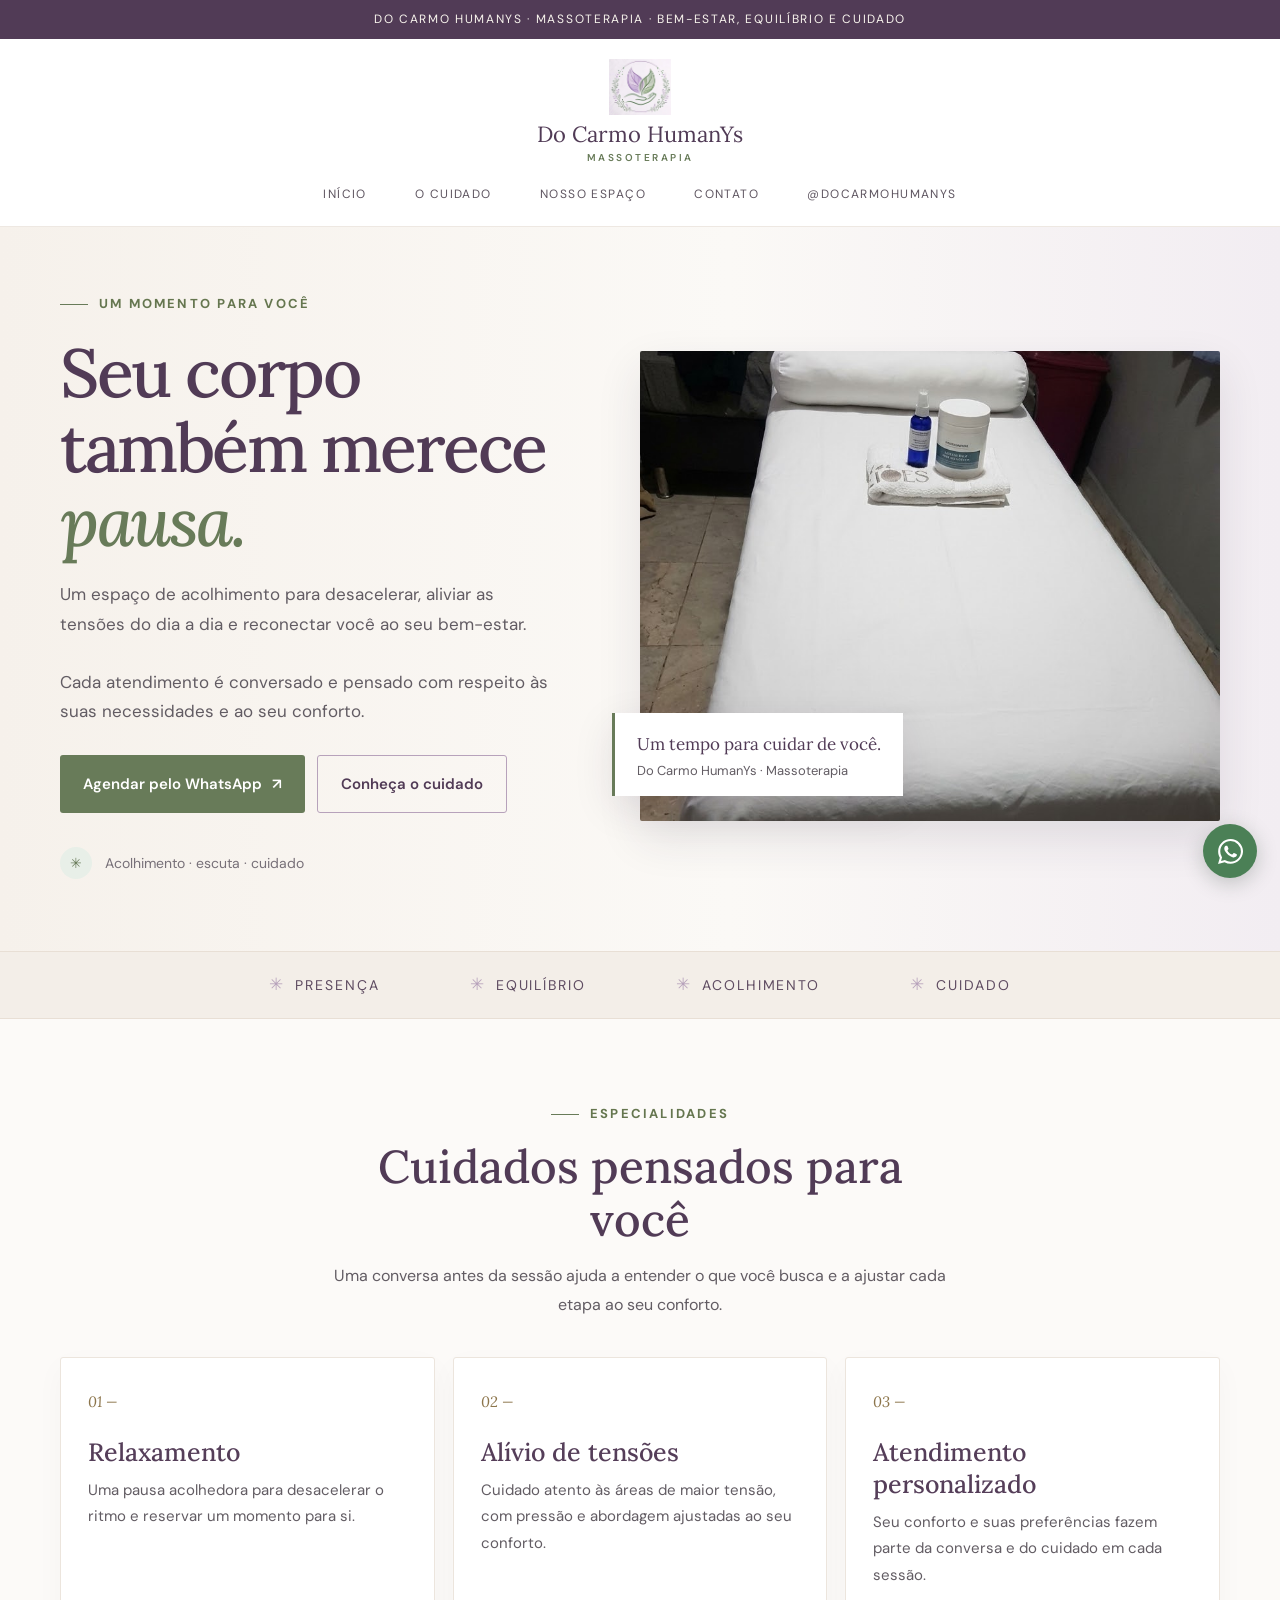
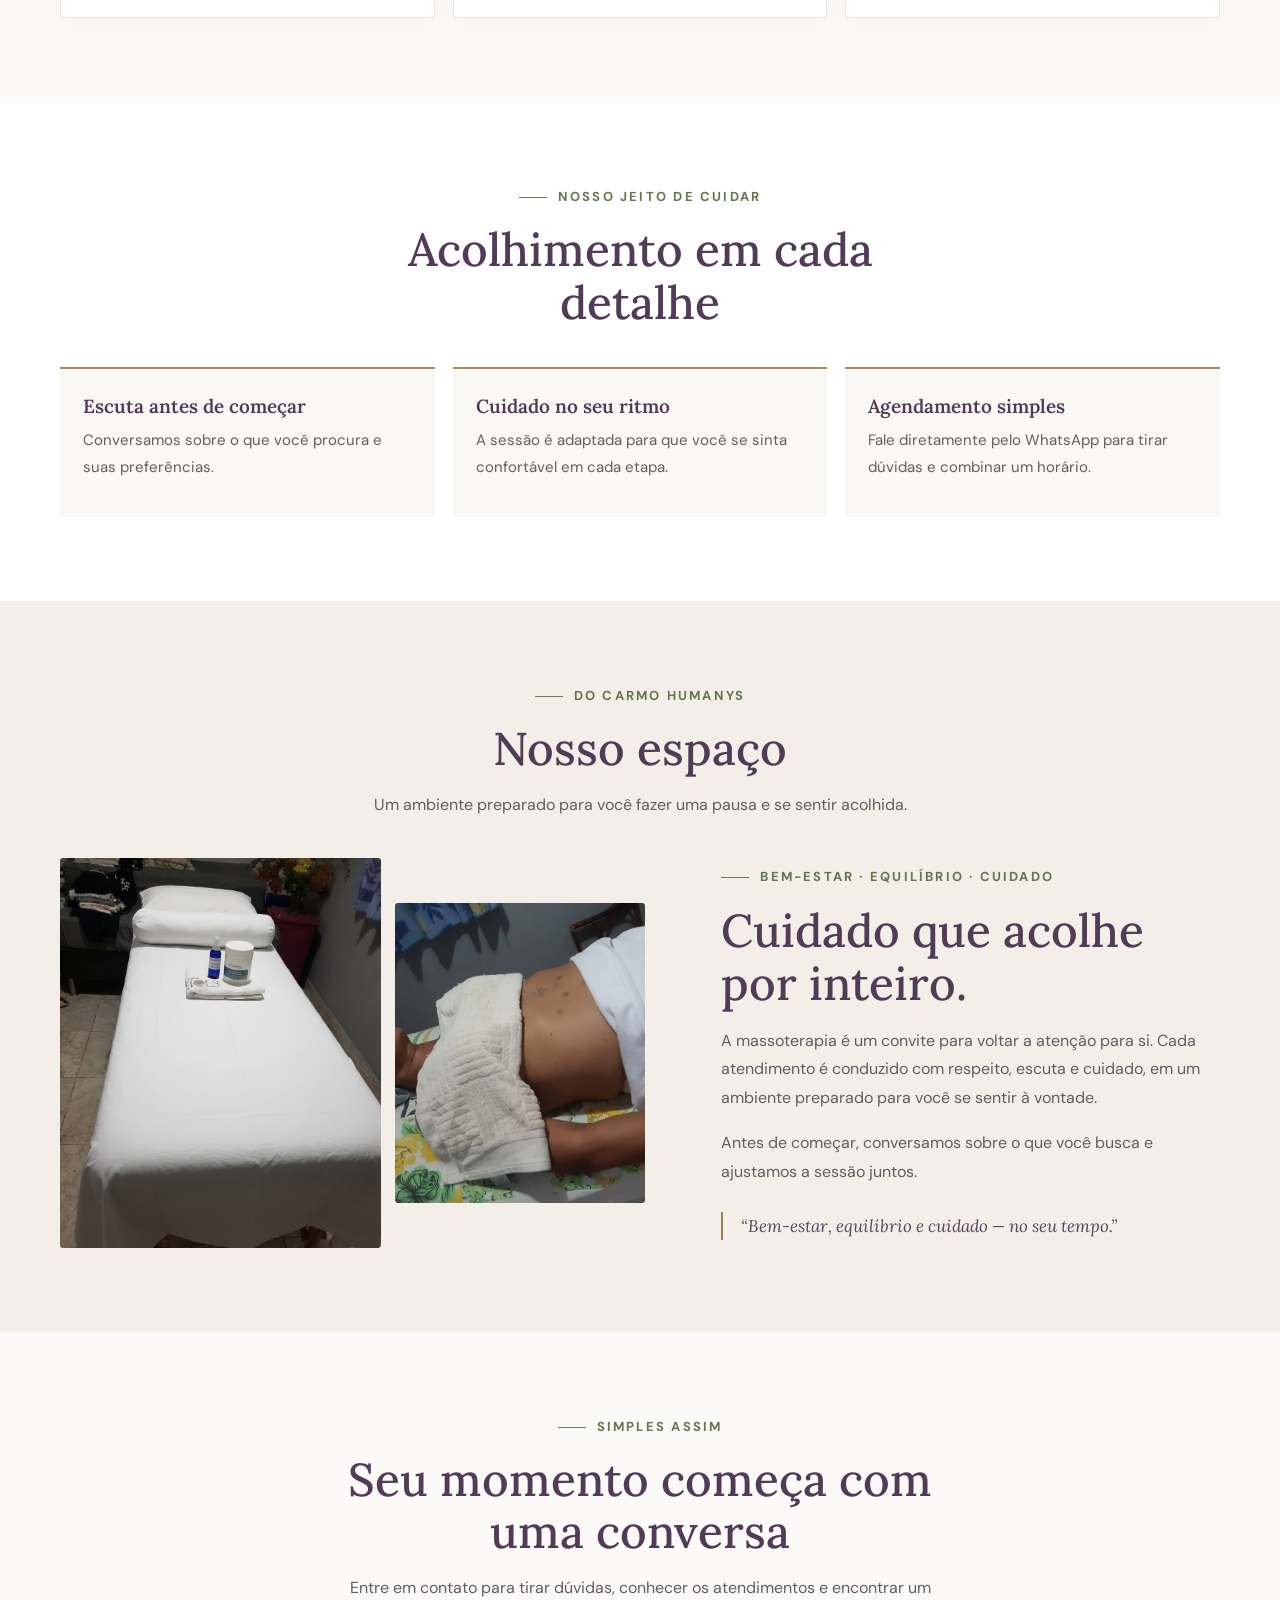
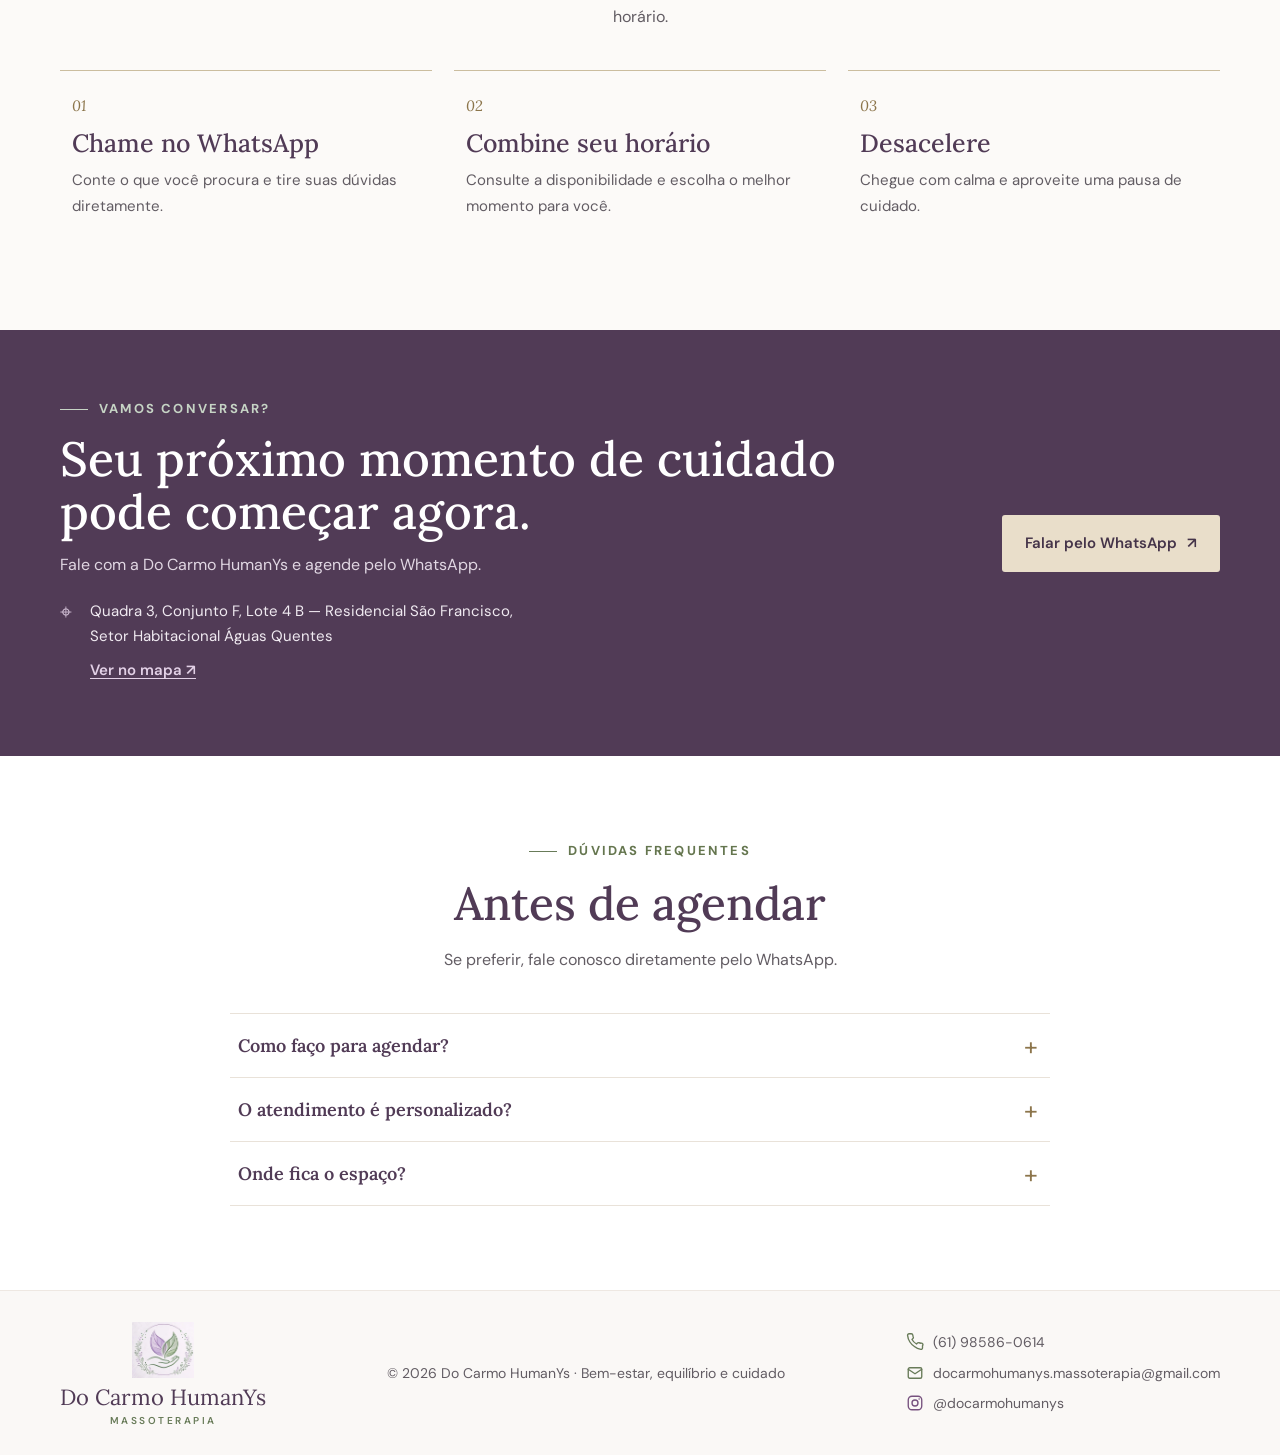
<file: index.html>
<!doctype html>
<html lang="pt-BR">

<head>
  <meta charset="utf-8">
  <meta name="viewport" content="width=device-width, initial-scale=1">
  <meta name="theme-color" content="#f8f5f6">
  <meta name="description"
    content="Do Carmo HumanYs Massoterapia — bem-estar, equilíbrio e cuidado. Agende seu momento de autocuidado pelo WhatsApp.">
  <link rel="canonical" href="https://docarmohumanys.vercel.app/">
  <meta name="robots" content="index, follow">
  <meta property="og:type" content="website">
  <meta property="og:locale" content="pt_BR">
  <meta property="og:site_name" content="Do Carmo HumanYs Massoterapia">
  <meta property="og:title" content="Do Carmo HumanYs | Massoterapia">
  <meta property="og:description"
    content="Bem-estar, equilíbrio e cuidado. Conheça a Do Carmo HumanYs Massoterapia e agende pelo WhatsApp.">
  <meta property="og:url" content="https://docarmohumanys.vercel.app/">
  <title>Do Carmo HumanYs | Massoterapia</title>
  <link rel="preconnect" href="https://fonts.googleapis.com">
  <link rel="preconnect" href="https://fonts.gstatic.com" crossorigin>
  <link
    href="https://fonts.googleapis.com/css2?family=DM+Sans:wght@400;500;600;700&family=Lora:wght@500;600;700&display=swap"
    rel="stylesheet">
  <script type="application/ld+json">
  {
    "@context": "https://schema.org",
    "@type": "LocalBusiness",
    "@id": "https://docarmohumanys.vercel.app/#business",
    "name": "Do Carmo HumanYs Massoterapia",
    "url": "https://docarmohumanys.vercel.app/",
    "description": "Massoterapia com atendimento acolhedor e personalizado. Agendamento pelo WhatsApp.",
    "telephone": "+55 61 98586-0614",
    "email": "docarmohumanys.massoterapia@gmail.com",
    "image": [
      "https://docarmohumanys.vercel.app/images/logo-emblema.webp",
      "https://docarmohumanys.vercel.app/images/sala-massoterapia.webp"
    ],
    "sameAs": [
      "https://www.instagram.com/docarmohumanys/"
    ],
    "address": {
      "@type": "PostalAddress",
      "streetAddress": "Quadra 3, Conjunto F, Lote 4 B — Residencial São Francisco, Setor Habitacional Águas Quentes",
      "addressCountry": "BR"
    }
  }
  </script>
  <link rel="stylesheet" href="styles.css">
</head>

<body>
  <div class="topline">DO CARMO HUMANYS · MASSOTERAPIA · BEM-ESTAR, EQUILÍBRIO E CUIDADO</div>
  <header class="header">
    <div class="wrap nav">
      <a class="brand" href="#inicio" aria-label="Do Carmo HumanYs, início"><span class="brand-mark"><img
            src="images/logo-emblema.webp" alt=""></span><span class="brand-name">Do Carmo
          HumanYs<small>MASSOTERAPIA</small></span></a>
      <nav class="nav-links" id="navLinks" aria-label="Navegação principal"><a href="#inicio">Início</a><a
          href="#cuidado">O cuidado</a><a href="#sobre">Nosso espaço</a><a href="#agendamento">Contato</a><a
          href="https://instagram.com/docarmohumanys" target="_blank" rel="noreferrer">@docarmohumanys</a></nav>
      <button class="menu" id="menuButton" aria-label="Abrir menu" aria-expanded="false">☰</button>
    </div>
  </header>
  <main>
    <section class="hero" id="inicio">
      <div class="wrap hero-grid">
        <div>
          <div class="eyebrow">Um momento para você</div>
          <h1>Seu corpo também merece <em>pausa.</em></h1>
          <p class="hero-copy">Um espaço de acolhimento para desacelerar, aliviar as tensões do dia a dia e reconectar
            você ao seu bem-estar.</p>
          <p class="hero-copy">Cada atendimento é conversado e pensado com respeito às suas necessidades e ao seu
            conforto.</p>
          <div class="hero-actions"><a class="btn"
              href="https://wa.me/5561985860614?text=Ol%C3%A1%2C%20gostaria%20de%20agendar%20uma%20sess%C3%A3o."
              target="_blank" rel="noreferrer">Agendar pelo WhatsApp <span aria-hidden="true">↗</span></a><a
              class="btn outline" href="#cuidado">Conheça o cuidado</a></div>
          <div class="trust"><span class="trust-icon">✳</span><span>Acolhimento · escuta · cuidado</span></div>
        </div>
        <div class="hero-photo"><img src="images/Cama.jpeg"
            alt="Maca preparada para atendimento de massoterapia">
          <div class="photo-note">Um tempo para cuidar de você.<small>Do Carmo HumanYs · Massoterapia</small></div>
        </div>
      </div>
    </section>
    <div class="band">
      <div class="wrap band-inner"><span><b>✳</b> Presença</span><span><b>✳</b> Equilíbrio</span><span><b>✳</b>
          Acolhimento</span><span><b>✳</b> Cuidado</span></div>
    </div>
    <section id="cuidado">
      <div class="wrap">
        <div class="section-head">
          <div class="eyebrow">Especialidades</div>
          <h2>Cuidados pensados para você</h2>
          <p>Uma conversa antes da sessão ajuda a entender o que você busca e a ajustar cada etapa ao seu conforto.</p>
        </div>
        <div class="services">
          <article class="service"><span class="service-num">01 —</span>
            <h3>Relaxamento</h3>
            <p>Uma pausa acolhedora para desacelerar o ritmo e reservar um momento para si.</p>
          </article>
          <article class="service"><span class="service-num">02 —</span>
            <h3>Alívio de tensões</h3>
            <p>Cuidado atento às áreas de maior tensão, com pressão e abordagem ajustadas ao seu conforto.</p>
          </article>
          <article class="service"><span class="service-num">03 —</span>
            <h3>Atendimento personalizado</h3>
            <p>Seu conforto e suas preferências fazem parte da conversa e do cuidado em cada sessão.</p>
          </article>
        </div>
      </div>
    </section>
    <section class="why-section">
      <div class="wrap">
        <div class="section-head">
          <div class="eyebrow">Nosso jeito de cuidar</div>
          <h2>Acolhimento em cada detalhe</h2>
        </div>
        <div class="why-grid">
          <article class="why-card">
            <h3>Escuta antes de começar</h3>
            <p>Conversamos sobre o que você procura e suas preferências.</p>
          </article>
          <article class="why-card">
            <h3>Cuidado no seu ritmo</h3>
            <p>A sessão é adaptada para que você se sinta confortável em cada etapa.</p>
          </article>
          <article class="why-card">
            <h3>Agendamento simples</h3>
            <p>Fale diretamente pelo WhatsApp para tirar dúvidas e combinar um horário.</p>
          </article>
        </div>
      </div>
    </section>
    <section class="about" id="sobre">
      <div class="wrap">
        <div class="section-head">
          <div class="eyebrow">Do Carmo HumanYs</div>
          <h2>Nosso espaço</h2>
          <p>Um ambiente preparado para você fazer uma pausa e se sentir acolhida.</p>
        </div>
        <div class="clinic-grid">
          <div class="clinic-photos"><img src="images/Cama.jpeg" alt="Maca preparada para atendimento"><img
              src="images/sessao-massoterapia.webp" alt="Cliente durante uma sessão de massoterapia"></div>
          <div class="about-text">
            <div class="eyebrow">Bem-estar · equilíbrio · cuidado</div>
            <h2>Cuidado que acolhe por inteiro.</h2>
            <p>A massoterapia é um convite para voltar a atenção para si. Cada atendimento é conduzido com respeito,
              escuta e cuidado, em um ambiente preparado para você se sentir à vontade.</p>
            <p>Antes de começar, conversamos sobre o que você busca e ajustamos a sessão juntos.</p>
            <div class="about-note">“Bem-estar, equilíbrio e cuidado — no seu tempo.”</div>
          </div>
        </div>
      </div>
    </section>
    <section>
      <div class="wrap">
        <div class="section-head">
          <div class="eyebrow">Simples assim</div>
          <h2>Seu momento começa com uma conversa</h2>
          <p>Entre em contato para tirar dúvidas, conhecer os atendimentos e encontrar um horário.</p>
        </div>
        <div class="steps">
          <article class="step">
            <div class="number">01</div>
            <h3>Chame no WhatsApp</h3>
            <p>Conte o que você procura e tire suas dúvidas diretamente.</p>
          </article>
          <article class="step">
            <div class="number">02</div>
            <h3>Combine seu horário</h3>
            <p>Consulte a disponibilidade e escolha o melhor momento para você.</p>
          </article>
          <article class="step">
            <div class="number">03</div>
            <h3>Desacelere</h3>
            <p>Chegue com calma e aproveite uma pausa de cuidado.</p>
          </article>
        </div>
      </div>
    </section>
    <section class="contact" id="agendamento">
      <div class="wrap contact-inner">
        <div>
          <div class="eyebrow">Vamos conversar?</div>
          <h2>Seu próximo momento de cuidado<br>pode começar agora.</h2>
          <p>Fale com a Do Carmo HumanYs e agende pelo WhatsApp.</p>
          <div class="contact-address"><span aria-hidden="true">⌖</span><span>Quadra 3, Conjunto F, Lote 4 B —
              Residencial São Francisco,<br>Setor Habitacional Águas Quentes</span><a
              href="https://maps.google.com/?q=Quadra+3+Conjunto+F+Lote+4+B+-+Residencial+S%C3%A3o+Francisco,+Setor+Habitacional+%C3%81guas+Quentes"
              target="_blank" rel="noreferrer">Ver no mapa ↗</a></div>
        </div><a class="btn"
          href="https://wa.me/5561985860614?text=Ol%C3%A1%2C%20vim%20pelo%20site%20da%20Do%20Carmo%20HumanYs%20e%20gostaria%20de%20agendar."
          target="_blank" rel="noreferrer">Falar pelo WhatsApp <span aria-hidden="true">↗</span></a>
      </div>
    </section>
    <section class="faq-section" id="duvidas">
      <div class="wrap">
        <div class="section-head">
          <div class="eyebrow">Dúvidas frequentes</div>
          <h2>Antes de agendar</h2>
          <p>Se preferir, fale conosco diretamente pelo WhatsApp.</p>
        </div>
        <div class="faq-list">
          <details>
            <summary>Como faço para agendar?</summary>
            <p>É só chamar pelo WhatsApp. Você pode tirar dúvidas e combinar um horário por lá.</p>
          </details>
          <details>
            <summary>O atendimento é personalizado?</summary>
            <p>Sim. Conversamos antes da sessão e ajustamos o atendimento às suas preferências e ao seu conforto.</p>
          </details>
          <details>
            <summary>Onde fica o espaço?</summary>
            <p>Quadra 3, Conjunto F, Lote 4 B — Residencial São Francisco, Setor Habitacional Águas Quentes. <a
                href="https://maps.google.com/?q=Quadra+3+Conjunto+F+Lote+4+B+-+Residencial+S%C3%A3o+Francisco,+Setor+Habitacional+%C3%81guas+Quentes"
                target="_blank" rel="noreferrer">Ver no mapa ↗</a></p>
          </details>
        </div>
      </div>
    </section>
  </main>
  <footer class="footer" id="contato">
    <div class="wrap foot"><a class="brand" href="#inicio"><span class="brand-mark"><img src="images/logo-emblema.webp"
            alt=""></span><span class="brand-name">Do Carmo HumanYs<small>MASSOTERAPIA</small></span></a>
      <div>© <span id="year"></span> Do Carmo HumanYs · Bem-estar, equilíbrio e cuidado</div>
      <div class="foot-links"><a href="tel:+5561985860614"><svg class="contact-icon phone-icon" viewBox="0 0 24 24"
            aria-hidden="true">
            <path
              d="M22 16.92v3a2 2 0 0 1-2.18 2A19.8 19.8 0 0 1 11.19 18a19.5 19.5 0 0 1-6-6A19.8 19.8 0 0 1 2.09 3.18 2 2 0 0 1 4.08 1h3a2 2 0 0 1 2 1.72c.12.9.33 1.78.62 2.63a2 2 0 0 1-.45 2.11L8 8.71a16 16 0 0 0 6 6l1.25-1.25a2 2 0 0 1 2.11-.45c.85.29 1.73.5 2.63.62A2 2 0 0 1 22 16.92Z" />
          </svg><span>(61) 98586-0614</span></a><a href="mailto:docarmohumanys.massoterapia@gmail.com"><svg
            class="contact-icon email-icon" viewBox="0 0 24 24" aria-hidden="true">
            <rect x="3" y="5" width="18" height="14" rx="2" />
            <path d="m3 7 9 6 9-6" />
          </svg><span>docarmohumanys.massoterapia@gmail.com</span></a><a href="https://instagram.com/docarmohumanys"
          target="_blank" rel="noreferrer"><svg class="contact-icon instagram-icon" viewBox="0 0 24 24"
            aria-hidden="true">
            <rect x="3" y="3" width="18" height="18" rx="5" />
            <circle cx="12" cy="12" r="4" />
            <circle cx="17.5" cy="6.5" r="1" class="icon-fill" />
          </svg><span>@docarmohumanys</span></a></div>
    </div>
  </footer>
  <a class="whatsapp-float"
    href="https://wa.me/5561985860614?text=Ol%C3%A1%2C%20gostaria%20de%20saber%20mais%20sobre%20a%20massoterapia."
    target="_blank" rel="noreferrer" aria-label="Fale pelo WhatsApp"><svg viewBox="0 0 24 24" aria-hidden="true">
      <path
        d="M20.52 3.48A11.85 11.85 0 0 0 12.08 0C5.5 0 .15 5.35.15 11.93c0 2.1.55 4.15 1.59 5.96L.05 24l6.27-1.64a11.9 11.9 0 0 0 5.76 1.47h.01c6.58 0 11.93-5.35 11.93-11.93 0-3.19-1.24-6.19-3.5-8.42Zm-8.44 18.33h-.01a9.9 9.9 0 0 1-5.04-1.38l-.36-.21-3.72.98.99-3.63-.24-.37a9.89 9.89 0 0 1-1.52-5.27c0-5.46 4.44-9.9 9.91-9.9a9.82 9.82 0 0 1 7 2.9 9.83 9.83 0 0 1 2.9 7c0 5.46-4.45 9.9-9.91 9.9Zm5.43-7.42c-.3-.15-1.76-.87-2.03-.97-.27-.1-.47-.15-.67.15-.2.3-.77.97-.94 1.17-.17.2-.35.22-.65.07-.3-.15-1.26-.46-2.4-1.47-.89-.79-1.49-1.77-1.66-2.07-.17-.3-.02-.46.13-.61.13-.13.3-.35.45-.52.15-.17.2-.3.3-.5.1-.2.05-.37-.02-.52-.07-.15-.67-1.62-.92-2.22-.24-.58-.49-.5-.67-.51h-.57c-.2 0-.52.07-.79.37-.27.3-1.04 1.02-1.04 2.49s1.07 2.89 1.22 3.09c.15.2 2.1 3.21 5.09 4.5.71.31 1.27.5 1.7.64.71.23 1.36.2 1.87.12.57-.08 1.76-.72 2.01-1.42.25-.7.25-1.3.17-1.42-.07-.13-.27-.2-.57-.35Z" />
    </svg></a>
  <script>const menuButton = document.getElementById('menuButton'); const navLinks = document.getElementById('navLinks'); menuButton.addEventListener('click', () => { const open = navLinks.classList.toggle('open'); menuButton.setAttribute('aria-expanded', open); menuButton.setAttribute('aria-label', open ? 'Fechar menu' : 'Abrir menu') }); navLinks.querySelectorAll('a').forEach(link => link.addEventListener('click', () => { navLinks.classList.remove('open'); menuButton.setAttribute('aria-expanded', 'false') })); document.getElementById('year').textContent = new Date().getFullYear();</script>
</body>
</file>
<file: styles.css>
:root {
  --plum: #76517e;
  --plum-dark: #54385e;
  --green: #52745a;
  --ink: #29262a;
  --muted: #625c63;
  --paper: #fbf9fa;
  --line: #e9e2e9;
  --serif: 'Lora', Georgia, serif;
  --sans: 'DM Sans', Arial, sans-serif
}

* {
  box-sizing: border-box
}

html {
  scroll-behavior: smooth
}

body {
  margin: 0;
  background: var(--paper);
  color: var(--ink);
  font-family: var(--sans);
  line-height: 1.65
}

a {
  color: inherit;
  text-decoration: none
}

button {
  font: inherit
}

.wrap {
  width: min(1160px, calc(100% - 48px));
  margin: auto
}

.topline {
  background: #f1ebf2;
  color: var(--plum-dark);
  font-size: 12px;
  letter-spacing: .08em;
  text-align: center;
  padding: 9px 16px
}

.header {
  position: sticky;
  top: 0;
  z-index: 10;
  background: #fbf9faf2;
  backdrop-filter: blur(14px);
  border-bottom: 1px solid #eee8ee
}

.nav {
  height: 78px;
  display: flex;
  align-items: center;
  justify-content: space-between;
  gap: 24px
}

.brand {
  display: flex;
  align-items: center;
  gap: 12px
}

.brand-mark {
  width: 40px;
  height: 40px;
  border: 1px solid #c8b8cb;
  border-radius: 50%;
  display: grid;
  place-items: center;
  color: var(--plum);
  font-family: var(--serif);
  font-size: 23px
}

.brand-name {
  font-family: var(--serif);
  font-size: 18px;
  line-height: 1.05;
  color: var(--plum-dark)
}

.brand-name small {
  display: block;
  font: 600 9px var(--sans);
  letter-spacing: .25em;
  color: var(--green);
  margin-top: 5px
}

.nav-links {
  display: flex;
  align-items: center;
  gap: 32px;
  font-size: 13px;
  color: #59525b
}

.nav-links a:hover {
  color: var(--plum)
}

.btn {
  display: inline-flex;
  align-items: center;
  justify-content: center;
  gap: 10px;
  background: var(--green);
  color: white;
  padding: 14px 21px;
  border-radius: 3px;
  font-weight: 600;
  font-size: 13px;
  transition: .2s
}

.btn:hover {
  background: #3e6046;
  transform: translateY(-1px)
}

.btn.outline {
  background: transparent;
  border: 1px solid #b7a2bb;
  color: var(--plum-dark)
}

.btn.outline:hover {
  background: #f2edf3
}

.menu {
  display: none;
  background: none;
  border: 0;
  color: var(--plum);
  font-size: 24px
}

.hero {
  padding: 70px 0 76px;
  overflow: hidden;
  position: relative
}

.hero:before {
  content: "";
  position: absolute;
  width: 400px;
  height: 400px;
  border-radius: 50%;
  background: #eee6f0;
  filter: blur(2px);
  right: -190px;
  top: -100px;
  z-index: -1
}

.hero-grid {
  display: grid;
  grid-template-columns: 1fr .94fr;
  align-items: center;
  gap: 68px
}

.eyebrow {
  font-size: 11px;
  letter-spacing: .22em;
  text-transform: uppercase;
  color: var(--green);
  font-weight: 700;
  display: flex;
  align-items: center;
  gap: 11px
}

.eyebrow:before {
  content: "";
  width: 28px;
  height: 1px;
  background: var(--green)
}

h1,
h2,
h3,
p {
  margin-top: 0
}

h1 {
  font: 500 clamp(48px, 6.4vw, 78px)/1.07 var(--serif);
  letter-spacing: -.035em;
  color: var(--plum-dark);
  margin: 20px 0
}

.hero h1 em {
  color: var(--green);
  font-weight: 500
}

.hero-copy {
  max-width: 490px;
  color: var(--muted);
  font-size: 16px;
  margin-bottom: 28px
}

.hero-actions {
  display: flex;
  gap: 12px;
  flex-wrap: wrap
}

.trust {
  margin-top: 34px;
  display: flex;
  align-items: center;
  gap: 13px;
  color: #777078;
  font-size: 12px
}

.trust-icon {
  width: 32px;
  height: 32px;
  border-radius: 50%;
  background: #e8efe8;
  color: var(--green);
  display: grid;
  place-items: center
}

.hero-photo {
  height: 490px;
  position: relative
}

.hero-photo img {
  width: 100%;
  height: 100%;
  object-fit: cover;
  object-position: 52% center;
  border-radius: 48% 48% 4px 4px
}

.photo-note {
  position: absolute;
  bottom: 24px;
  left: -38px;
  background: white;
  padding: 17px 22px;
  box-shadow: 0 12px 40px #3022381a;
  font-family: var(--serif);
  font-size: 16px;
  color: var(--plum-dark)
}

.photo-note small {
  display: block;
  font: 11px var(--sans);
  color: var(--muted);
  margin-top: 3px
}

.band {
  border-top: 1px solid var(--line);
  border-bottom: 1px solid var(--line);
  padding: 20px 0
}

.band-inner {
  display: flex;
  justify-content: center;
  gap: clamp(25px, 7vw, 100px);
  flex-wrap: wrap;
  color: var(--green);
  font-size: 12px;
  letter-spacing: .12em;
  text-transform: uppercase
}

.band span {
  display: flex;
  align-items: center;
  gap: 10px
}

.band b {
  font-size: 17px;
  color: #b7a2bb;
  font-weight: 400
}

section {
  padding: 92px 0
}

.section-head {
  text-align: center;
  max-width: 620px;
  margin: 0 auto 46px
}

.section-head .eyebrow {
  justify-content: center
}

.section-head h2 {
  font: 500 clamp(34px, 4vw, 48px)/1.15 var(--serif);
  color: var(--plum-dark);
  margin: 15px 0
}

.section-head p {
  color: var(--muted);
  font-size: 14px
}

.services {
  display: grid;
  grid-template-columns: repeat(3, 1fr);
  gap: 20px
}

.service {
  border: 1px solid var(--line);
  padding: 30px 28px;
  background: #fff;
  min-height: 226px;
  transition: .2s
}

.service:hover {
  transform: translateY(-4px);
  box-shadow: 0 14px 35px #37223d0c
}

.service-num {
  font: italic 14px var(--serif);
  color: var(--green)
}

.service h3 {
  font: 500 23px var(--serif);
  color: var(--plum-dark);
  margin: 19px 0 9px
}

.service p {
  font-size: 13px;
  color: var(--muted);
  margin: 0
}

.about {
  background: #f1edf1
}

.about-grid {
  display: grid;
  grid-template-columns: .95fr 1.05fr;
  align-items: center;
  gap: 80px
}

.about-image {
  height: 430px;
  position: relative
}

.about-image img {
  width: 100%;
  height: 100%;
  object-fit: cover;
  border-radius: 3px
}

.about-image:after {
  content: "";
  position: absolute;
  inset: 16px -16px -16px 16px;
  border: 1px solid #bba8bf;
  z-index: 0;
  pointer-events: none
}

.about-image img {
  position: relative;
  z-index: 1
}

.about-text h2 {
  font: 500 clamp(35px, 4vw, 48px)/1.15 var(--serif);
  color: var(--plum-dark);
  margin: 17px 0
}

.about-text p {
  color: var(--muted);
  font-size: 14px
}

.about-note {
  border-left: 2px solid var(--green);
  padding: 3px 0 3px 18px;
  margin-top: 25px;
  color: var(--plum-dark);
  font: italic 17px var(--serif)
}

.steps {
  display: grid;
  grid-template-columns: repeat(3, 1fr);
  gap: 28px
}

.step {
  padding: 6px 12px 12px;
  border-top: 1px solid #cdbed0
}

.step .number {
  font: italic 15px var(--serif);
  color: var(--green);
  margin-top: 19px
}

.step h3 {
  font: 500 22px var(--serif);
  color: var(--plum-dark);
  margin: 12px 0 8px
}

.step p {
  font-size: 13px;
  color: var(--muted)
}

.contact {
  background: var(--plum-dark);
  color: white;
  padding: 70px 0
}

.contact-inner {
  display: flex;
  justify-content: space-between;
  align-items: center;
  gap: 35px
}

.contact h2 {
  font: 500 clamp(34px, 4vw, 48px)/1.1 var(--serif);
  margin: 12px 0
}

.contact p {
  color: #e1d7e3;
  font-size: 14px;
  margin: 0
}

.contact .eyebrow {
  color: #c6d4c5
}

.contact .eyebrow:before {
  background: #c6d4c5
}

.contact .btn {
  background: #fff;
  color: var(--plum-dark);
  white-space: nowrap
}

.footer {
  padding: 28px 0
}

.foot {
  display: flex;
  justify-content: space-between;
  gap: 20px;
  align-items: center;
  font-size: 12px;
  color: var(--muted)
}

.foot-links {
  display: flex;
  flex-direction: column;
  align-items: flex-start;
  gap: 6px;
  min-width: 320px
}

.foot-links a {
  overflow-wrap: anywhere;
  display: flex;
  align-items: center;
  gap: 9px
}

.contact-icon {
  width: 18px;
  height: 18px;
  flex: none;
  fill: none;
  stroke: var(--green);
  stroke-width: 1.8;
  stroke-linecap: round;
  stroke-linejoin: round
}

.instagram-icon {
  stroke: var(--plum)
}

.instagram-icon .icon-fill {
  fill: var(--plum);
  stroke: none
}

.foot a:hover {
  color: var(--plum)
}

.whatsapp-float {
  position: fixed;
  right: 23px;
  bottom: 22px;
  width: 54px;
  height: 54px;
  border-radius: 50%;
  background: #4b8056;
  color: white;
  display: grid;
  place-items: center;
  box-shadow: 0 5px 20px #263a2e40;
  z-index: 20
}

.whatsapp-float svg {
  width: 25px;
  height: 25px;
  fill: currentColor
}

@media(max-width:800px) {
  .wrap {
    width: min(100% - 36px, 600px)
  }

  .nav {
    height: 68px
  }

  .nav-links {
    display: none;
    position: absolute;
    top: 68px;
    left: 0;
    right: 0;
    background: var(--paper);
    padding: 20px 24px 26px;
    flex-direction: column;
    gap: 18px;
    border-bottom: 1px solid var(--line)
  }

  .nav-links.open {
    display: flex
  }

  .nav>.btn {
    display: none
  }

  .menu {
    display: block
  }

  .hero {
    padding: 48px 0 55px
  }

  .hero-grid {
    grid-template-columns: 1fr;
    gap: 38px
  }

  .hero-photo {
    height: 390px;
    width: 87%;
    margin-left: auto
  }

  .photo-note {
    left: -34px
  }

  .hero-copy {
    font-size: 15px
  }

  .band-inner {
    gap: 16px 28px;
    font-size: 10px
  }

  section {
    padding: 68px 0
  }

  .services {
    grid-template-columns: 1fr
  }

  .service {
    min-height: unset;
    padding: 25px
  }

  .about-grid {
    grid-template-columns: 1fr;
    gap: 42px
  }

  .about-image {
    height: 340px;
    width: 90%
  }

  .about-text {
    order: -1
  }

  .steps {
    grid-template-columns: 1fr;
    gap: 20px
  }

  .contact-inner {
    display: block
  }

  .contact .btn {
    margin-top: 24px
  }

  .foot {
    align-items: flex-start;
    flex-direction: column
  }

  .foot-links {
    min-width: 0;
    gap: 8px
  }
}

/* Leitura: tipografia ampliada, contrastes reforçados e áreas de toque mais confortáveis. */
body {
  font-size: 17px;
  line-height: 1.75
}

.topline {
  font-size: 14px
}

.nav-links {
  font-size: 15px
}

.brand-name {
  font-size: 20px
}

.brand-name small {
  font-size: 10px
}

.btn {
  font-size: 15px;
  padding: 15px 23px
}

.eyebrow {
  font-size: 13px
}

.hero-copy {
  font-size: 18px;
  line-height: 1.75
}

.trust {
  font-size: 14px
}

.photo-note {
  font-size: 18px
}

.photo-note small {
  font-size: 13px
}

.band-inner {
  font-size: 14px
}

.section-head p,
.about-text p {
  font-size: 16px;
  line-height: 1.8
}

.service p,
.step p {
  font-size: 15px;
  line-height: 1.75
}

.service h3,
.step h3 {
  font-size: 25px
}

.contact p {
  font-size: 16px
}

.foot {
  font-size: 14px
}

@media(max-width:800px) {
  body {
    font-size: 16px
  }

  .nav-links {
    font-size: 16px
  }

  .hero-copy {
    font-size: 17px
  }

  .band-inner {
    font-size: 12px
  }

  .section-head p,
  .about-text p {
    font-size: 16px
  }

  .service p,
  .step p {
    font-size: 15px
  }

  .foot {
    font-size: 13px
  }
}

@media (min-width:801px) and (max-width:1050px) {
  .wrap {
    width: calc(100% - 56px)
  }

  .hero-grid {
    gap: 38px
  }

  .hero-photo {
    height: 430px
  }

  .about-grid {
    gap: 48px
  }

  .nav-links {
    gap: 20px
  }
}

@media(max-width:480px) {
  .wrap {
    width: calc(100% - 32px)
  }

  .topline {
    font-size: 12px;
    padding: 8px 12px
  }

  .nav {
    height: 64px;
    gap: 10px
  }

  .nav-links {
    top: 64px
  }

  .brand {
    gap: 8px
  }

  .brand-mark {
    width: 36px;
    height: 36px;
    flex: none
  }

  .brand-name {
    font-size: 17px
  }

  .brand-name small {
    font-size: 9px;
    letter-spacing: .2em
  }

  .menu {
    width: 46px;
    height: 46px;
    display: grid;
    place-items: center;
    flex: none;
    cursor: pointer
  }

  .hero {
    padding: 38px 0 44px
  }

  .hero-grid {
    gap: 30px
  }

  h1 {
    font-size: clamp(42px, 12vw, 56px);
    line-height: 1.09;
    margin: 17px 0
  }

  .eyebrow {
    font-size: 11px;
    letter-spacing: .17em
  }

  .hero-copy {
    font-size: 16px;
    line-height: 1.7;
    margin-bottom: 22px
  }

  .hero-actions {
    display: grid;
    grid-template-columns: 1fr;
    gap: 10px
  }

  .hero-actions .btn {
    width: 100%;
    min-height: 50px
  }

  .trust {
    font-size: 13px;
    margin-top: 24px
  }

  .hero-photo {
    width: calc(100% - 16px);
    height: 330px;
    margin: 0 0 0 16px
  }

  .hero-photo img {
    border-radius: 46% 46% 3px 3px
  }

  .photo-note {
    left: -16px;
    bottom: 14px;
    padding: 13px 15px;
    font-size: 16px
  }

  .photo-note small {
    font-size: 12px
  }

  .band {
    padding: 16px 0
  }

  .band-inner {
    display: grid;
    grid-template-columns: 1fr 1fr;
    gap: 12px;
    font-size: 11px
  }

  .band-inner span {
    justify-content: center
  }

  section {
    padding: 58px 0
  }

  .section-head {
    margin-bottom: 30px
  }

  .section-head h2 {
    font-size: clamp(32px, 9vw, 40px)
  }

  .section-head p {
    font-size: 15px;
    line-height: 1.7
  }

  .services {
    gap: 13px
  }

  .service {
    padding: 22px 20px
  }

  .service h3 {
    font-size: 23px;
    margin: 13px 0 7px
  }

  .service p,
  .step p {
    font-size: 15px;
    line-height: 1.7
  }

  .about-grid {
    gap: 34px
  }

  .about-text h2 {
    font-size: 36px
  }

  .about-text p {
    font-size: 15px;
    line-height: 1.75
  }

  .about-image {
    height: 280px;
    width: calc(100% - 10px)
  }

  .steps {
    gap: 13px
  }

  .step {
    padding: 4px 8px 8px
  }

  .step .number {
    margin-top: 13px
  }

  .step h3 {
    font-size: 22px;
    margin: 8px 0 5px
  }

  .contact {
    padding: 54px 0
  }

  .contact h2 {
    font-size: 34px
  }

  .contact p {
    font-size: 15px;
    line-height: 1.65
  }

  .contact .btn {
    width: 100%;
    min-height: 50px
  }

  .foot {
    gap: 17px
  }

  .foot-links {
    display: flex;
    min-width: 0;
    gap: 8px
  }

  .foot-links a {
    overflow-wrap: anywhere
  }

  .foot-links a {
    min-height: 32px;
    display: flex;
    align-items: center
  }

  .whatsapp-float {
    right: 15px;
    bottom: 15px;
    width: 52px;
    height: 52px
  }
}

@media(max-width:360px) {
  .wrap {
    width: calc(100% - 28px)
  }

  .brand-name {
    font-size: 15px
  }

  .hero-photo {
    height: 290px
  }

  .photo-note {
    font-size: 14px
  }

  .contact h2 {
    font-size: 30px
  }
}

.brand-mark {
  width: 46px;
  height: 46px;
  border: 0;
  border-radius: 0;
  background: transparent;
  overflow: visible;
  flex: none
}

.brand-mark img {
  display: block;
  width: 100%;
  height: 100%;
  object-fit: contain
}

.contact-address {
  margin-top: 20px;
  display: grid;
  grid-template-columns: 20px auto;
  gap: 4px 10px;
  align-items: start;
  color: #f0eaf1;
  font-size: 15px;
  line-height: 1.65
}

.contact-address>span:first-child {
  font-size: 21px;
  line-height: 1.3;
  color: #d4c2d8
}

.contact-address a {
  grid-column: 2;
  color: #e2d0e6;
  text-decoration: underline;
  text-underline-offset: 3px;
  font-weight: 600;
  width: max-content;
  min-height: 36px;
  display: flex;
  align-items: center
}

@media(max-width:480px) {
  .brand-mark {
    width: 42px;
    height: 42px
  }

  .contact-address {
    font-size: 14px;
    line-height: 1.6
  }

  .contact-address a {
    min-height: 44px
  }
}

@media(prefers-reduced-motion:reduce) {
  html {
    scroll-behavior: auto
  }

  *,
  *:before,
  *:after {
    transition: none !important
  }
}

/* Identidade visual inspirada na referência, com conteúdo próprio da Do Carmo HumanYs. */
:root {
  --paper: #fcfaf8;
  --plum-dark: #513b56;
  --green: #687b59;
  --line: #e9e2d9
}

body {
  background: var(--paper);
  color: #302a31
}

.topline {
  background: var(--plum-dark);
  color: #f8f4ed;
  font-size: 12px;
  letter-spacing: .14em;
  padding: 9px 16px
}

.header {
  position: relative;
  background: #fff;
  border-bottom: 1px solid #eee8e2
}

.nav {
  height: auto;
  min-height: 0;
  display: flex;
  flex-direction: column;
  gap: 13px;
  padding: 17px 0 15px
}

.brand {
  flex-direction: column;
  gap: 5px;
  align-items: center;
  text-align: center
}

.brand-mark {
  width: 62px;
  height: 62px
}

.brand-name {
  font-size: 22px
}

.brand-name small {
  font-size: 10px
}

.nav-links {
  display: flex;
  align-items: center;
  justify-content: center;
  gap: clamp(20px, 4vw, 48px);
  font-size: 12px;
  text-transform: uppercase;
  letter-spacing: .12em;
  color: #5e5560
}

.nav-links a {
  min-height: 34px;
  display: flex;
  align-items: center
}

.nav>.btn {
  display: none
}

.menu {
  display: none
}

.hero {
  padding: 66px 0 72px;
  background: linear-gradient(90deg, #f6f1eb 0%, #fbf9f6 57%, #f2edf2 100%);
  overflow: hidden
}

.hero:before {
  width: 520px;
  height: 520px;
  right: -300px;
  top: -160px;
  background: #e9e1eb
}

.hero-grid {
  grid-template-columns: .93fr 1.07fr;
  gap: clamp(36px, 6vw, 82px)
}

.eyebrow {
  color: #65764f;
  letter-spacing: .17em
}

h1 {
  font-size: clamp(43px, 5.5vw, 68px);
  line-height: 1.1;
  letter-spacing: -.035em
}

.hero-copy {
  font-size: 17px;
  max-width: 520px
}

.hero-photo {
  height: 470px
}

.hero-photo img {
  border-radius: 2px;
  object-position: center 45%;
  box-shadow: 0 18px 45px #32223c1c
}

.photo-note {
  left: -28px;
  bottom: 25px;
  border-left: 3px solid var(--green);
  font-size: 17px
}

.band {
  background: #f3eee8;
  border-color: #e8dfd5;
  padding: 18px 0
}

.band-inner {
  color: #5e4b61;
  letter-spacing: .14em
}

section {
  padding: 84px 0
}

.section-head {
  margin-bottom: 38px
}

.section-head h2,
.about-text h2 {
  color: var(--plum-dark);
  font-size: clamp(34px, 4vw, 46px)
}

.services {
  gap: 18px
}

.service {
  background: #fff;
  border: 1px solid #ece5dd;
  min-height: 218px;
  padding: 29px 27px;
  box-shadow: 0 10px 30px #37223d08;
  border-radius: 3px
}

.service:hover {
  box-shadow: 0 16px 38px #37223d12
}

.service-num {
  color: #8c754b;
  font-size: 15px
}

.service h3 {
  color: #553e59
}

.service p,
.step p {
  font-size: 15px
}

.why-section {
  background: #fff
}

.why-grid {
  display: grid;
  grid-template-columns: repeat(3, 1fr);
  gap: 18px
}

.why-card {
  padding: 25px 23px;
  border-top: 2px solid #a68c5a;
  background: #faf8f5;
  min-height: 150px
}

.why-card h3 {
  font: 600 19px var(--serif);
  color: var(--plum-dark);
  margin: 0 0 9px
}

.why-card p {
  font-size: 15px;
  color: var(--muted);
  margin: 0
}

.about {
  background: #f3eee8
}

.clinic-grid {
  display: grid;
  grid-template-columns: 1.08fr .92fr;
  gap: clamp(36px, 6vw, 76px);
  align-items: center
}

.clinic-photos {
  display: grid;
  grid-template-columns: 1fr .78fr;
  gap: 14px;
  align-items: center
}

.clinic-photos img {
  display: block;
  width: 100%;
  height: 390px;
  object-fit: cover;
  border-radius: 3px
}

.clinic-photos img:last-child {
  height: 300px
}

.about-text h2 {
  margin: 16px 0
}

.about-text p {
  font-size: 16px
}

.about-note {
  border-color: #9a8052;
  color: #59455e
}

.steps {
  gap: 22px
}

.step {
  border-color: #cbbd9f
}

.step .number {
  color: #8c754b
}

.contact {
  background: #513b56;
  padding: 68px 0
}

.contact .btn {
  background: #e9deca;
  color: #453449
}

.contact .btn:hover {
  background: #fff
}

.contact-address {
  font-size: 15px
}

.faq-section {
  background: #fff
}

.faq-list {
  max-width: 820px;
  margin: 0 auto;
  border-top: 1px solid var(--line)
}

.faq-list details {
  border-bottom: 1px solid var(--line);
  padding: 0 4px
}

.faq-list summary {
  list-style: none;
  cursor: pointer;
  font: 600 18px var(--serif);
  color: var(--plum-dark);
  padding: 20px 36px 20px 4px;
  position: relative
}

.faq-list summary::-webkit-details-marker {
  display: none
}

.faq-list summary:after {
  content: "+";
  position: absolute;
  right: 8px;
  top: 16px;
  color: #8c754b;
  font: 400 25px var(--sans)
}

.faq-list details[open] summary:after {
  content: "−"
}

.faq-list details p {
  color: var(--muted);
  font-size: 16px;
  line-height: 1.75;
  margin: 0;
  padding: 0 36px 20px 4px
}

.footer {
  background: #faf8f6;
  border-top: 1px solid #eee8e2
}

.foot {
  gap: 26px
}

.foot-links {
  min-width: 290px
}

@media(max-width:800px) {
  .nav {
    height: auto;
    min-height: 72px;
    display: flex;
    flex-direction: row;
    justify-content: space-between;
    gap: 10px;
    padding: 11px 0
  }

  .brand {
    flex-direction: row;
    gap: 8px;
    align-items: center;
    text-align: left
  }

  .brand-mark {
    width: 44px;
    height: 44px
  }

  .brand-name {
    font-size: 18px
  }

  .nav-links {
    display: none;
    position: absolute;
    top: 100%;
    left: 0;
    right: 0;
    background: #fff;
    padding: 16px 24px 20px;
    flex-direction: column;
    gap: 8px;
    border-bottom: 1px solid var(--line);
    box-shadow: 0 12px 22px #30223812;
    z-index: 15
  }

  .nav-links.open {
    display: flex
  }

  .menu {
    display: grid;
    place-items: center;
    width: 46px;
    height: 46px;
    cursor: pointer
  }

  .hero {
    padding: 45px 0 52px
  }

  .hero-grid {
    grid-template-columns: 1fr;
    gap: 30px
  }

  .hero-photo {
    height: 370px;
    width: 90%;
    margin-left: auto
  }

  .photo-note {
    left: -22px
  }

  section {
    padding: 64px 0
  }

  .why-grid {
    grid-template-columns: 1fr;
    gap: 12px
  }

  .why-card {
    min-height: 0;
    padding: 20px
  }

  .clinic-grid {
    grid-template-columns: 1fr;
    gap: 35px
  }

  .clinic-photos img {
    height: 320px
  }

  .clinic-photos img:last-child {
    height: 250px
  }

  .foot {
    align-items: flex-start;
    flex-direction: column
  }

  .foot-links {
    min-width: 0
  }
}

@media(max-width:480px) {
  .topline {
    font-size: 10px;
    letter-spacing: .1em
  }

  .brand-mark {
    width: 40px;
    height: 40px
  }

  .brand-name {
    font-size: 17px
  }

  .hero {
    padding: 39px 0 44px
  }

  h1 {
    font-size: clamp(40px, 11vw, 54px)
  }

  .hero-copy {
    font-size: 16px
  }

  .hero-photo {
    height: 310px;
    width: calc(100% - 12px);
    margin-left: 12px
  }

  .photo-note {
    left: -12px;
    bottom: 12px;
    padding: 13px 15px;
    font-size: 15px
  }

  .band-inner {
    font-size: 11px
  }

  section {
    padding: 56px 0
  }

  .section-head h2,
  .about-text h2 {
    font-size: 34px
  }

  .services {
    gap: 12px
  }

  .service {
    min-height: 0;
    padding: 22px 20px
  }

  .clinic-photos {
    gap: 9px;
    grid-template-columns: 1fr .72fr
  }

  .clinic-photos img {
    height: 250px
  }

  .clinic-photos img:last-child {
    height: 205px
  }

  .faq-list summary {
    font-size: 17px;
    padding: 18px 30px 18px 3px
  }

  .faq-list details p {
    font-size: 15px
  }

  .foot-links {
    gap: 8px
  }
}
</file>
